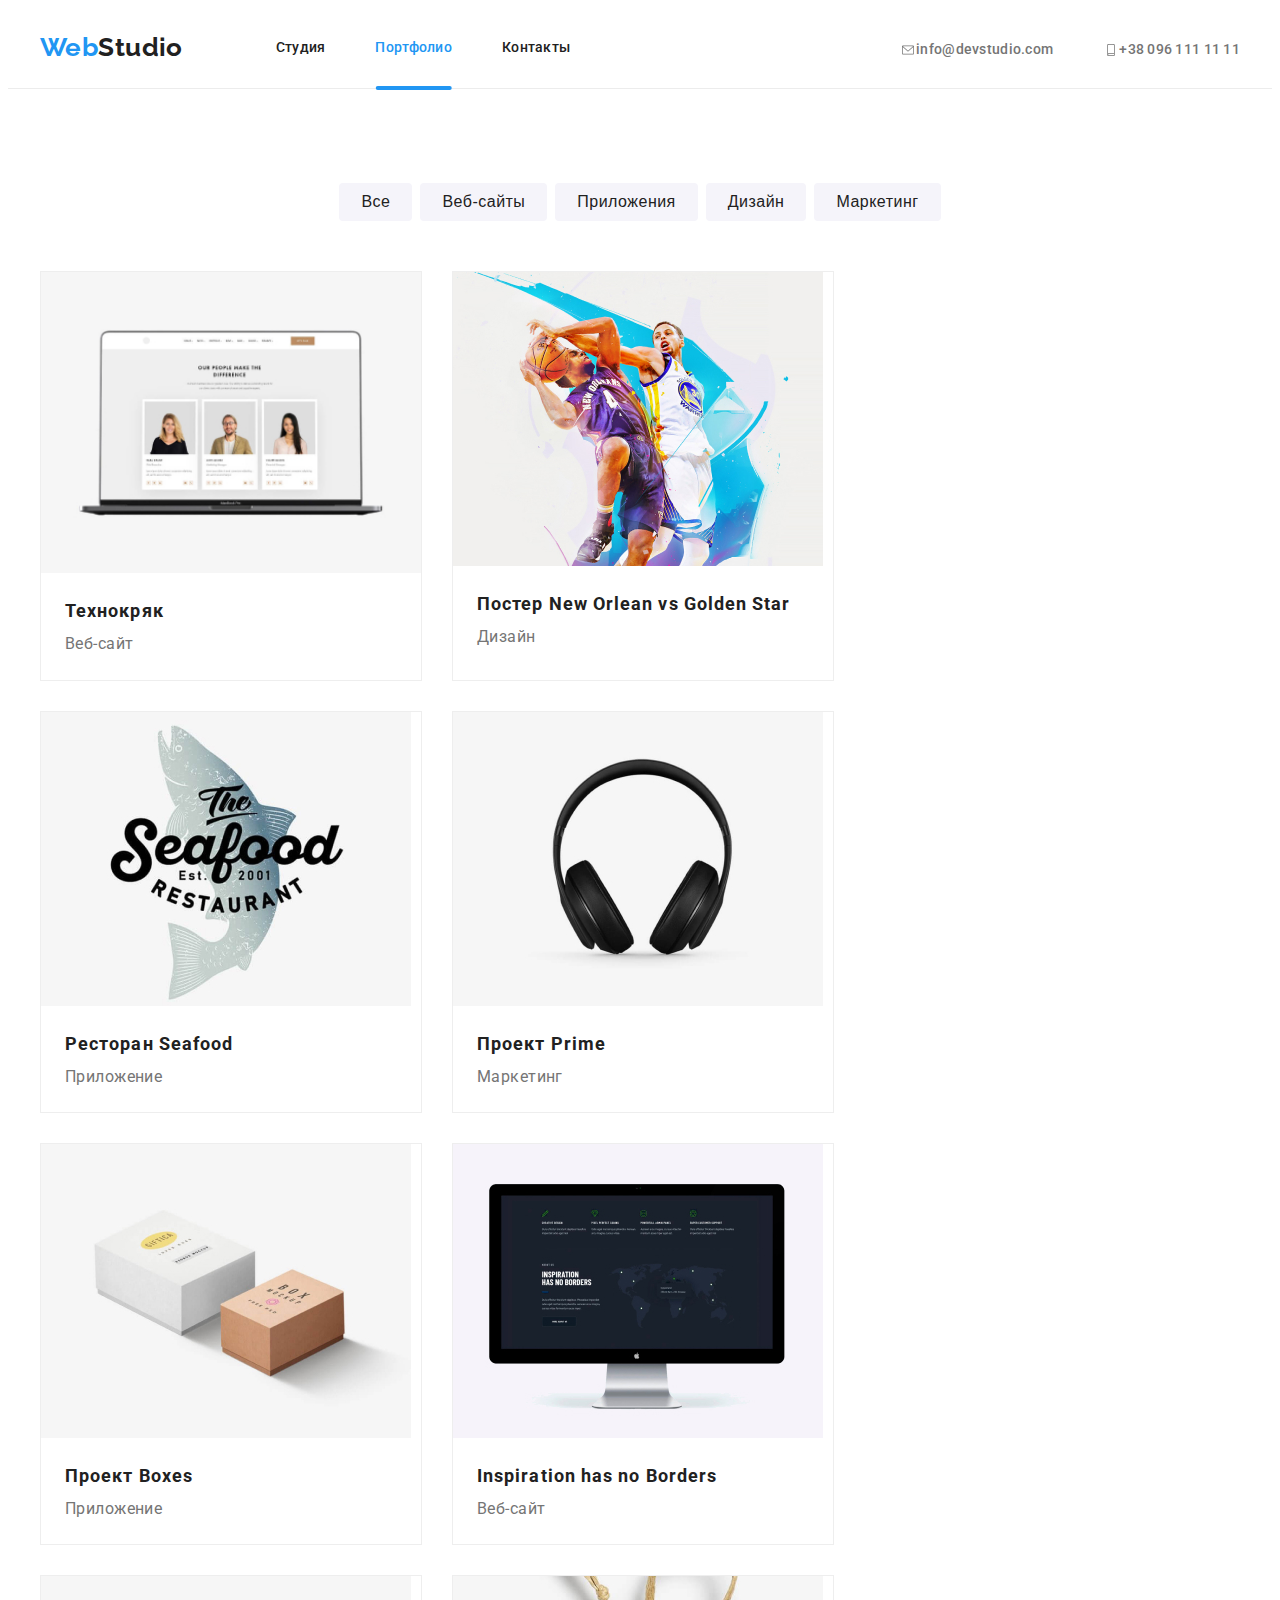
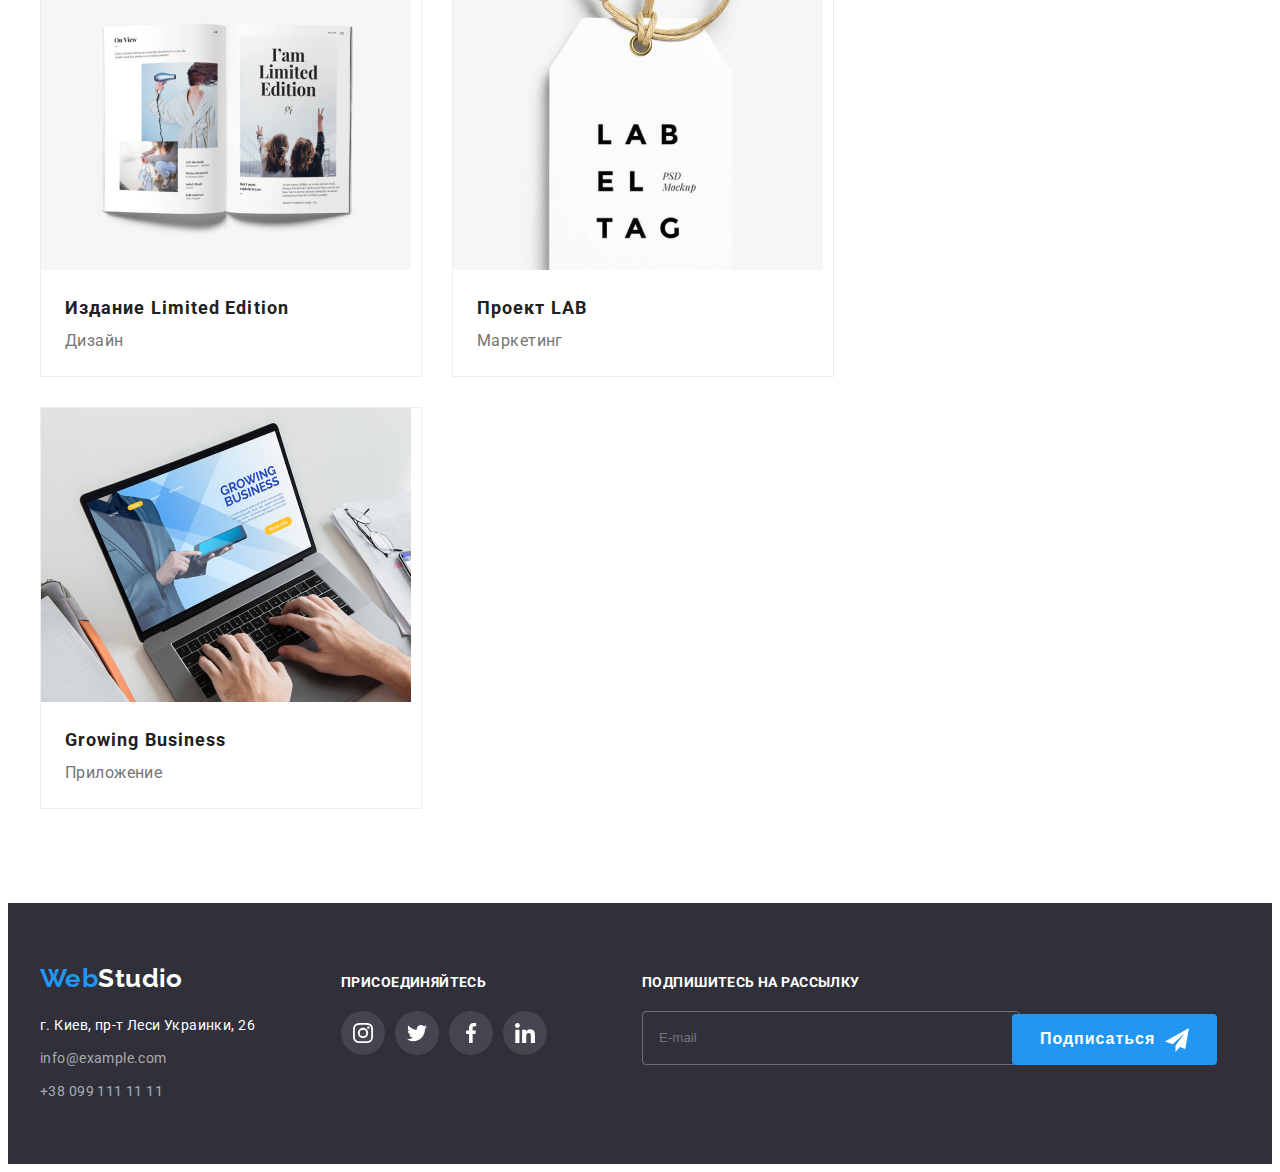
<file: portfolio.html>
<!DOCTYPE html>
<html lang="ru">

<head>
  <meta charset="UTF-8" />
  <meta http-equiv="X-UA-Compatible" content="IE=edge" />
  <meta name="viewport" content="width=device-width, initial-scale=1.0" />
  <title>Portfolio</title>
  <link rel="preconnect" href="https://fonts.googleapis.com" />
  <link rel="preconnect" href="https://fonts.gstatic.com" crossorigin />
  <link href="https://fonts.googleapis.com/css2?family=Raleway:wght@700&family=Roboto:wght@400;500;700;900&display=swap"
    rel="stylesheet" />
  <!-- !Нормализатор! -->
  <!-- Нормализация стилей это попытка решить данную проблему путём подключения ещё одного файла стилей, в котором исправлены все возможные расхождения между таблицами стилей браузеров. То есть это техника улучшения кроссбраузерности веб-страницы - одинакового отображения и работы сайта в различных браузерах. -->
  <link rel="stylesheet" href="https://cdnjs.cloudflare.com/ajax/libs/modern-normalize/1.1.0/modern-normalize.min.css"
    integrity="sha512-wpPYUAdjBVSE4KJnH1VR1HeZfpl1ub8YT/NKx4PuQ5NmX2tKuGu6U/JRp5y+Y8XG2tV+wKQpNHVUX03MfMFn9Q=="
    crossorigin="anonymous" referrerpolicy="no-referrer" />
  <!-- SCSS -->
  <link rel="stylesheet" href="./css/main.min.css" />
  <!-- Файл стилей -->
  <!-- <link rel="stylesheet" href="./css/styles.css" /> -->
</head>

<body class="page">

  <header class="page-header">
    <div class="main-nav container">
      <nav class="nav">
        <a href="./index.html" class="logo"><span class="accent">Web</span>Studio</a>

        <ul class="site-nav">
          <li class="site-nav__item">
            <a href="./index.html" class="site-nav__link">Студия</a>
          </li>
          <li class="site-nav__item">
            <a href="./portfolio.html" class="site-nav__link current">Портфолио</a>
          </li>
          <li class="site-nav__item">
            <a href="" class="site-nav__link">Контакты</a>
          </li>
        </ul>

        <button class="menu-toggle js-open-menu" type="button" aria-expanded="false" aria-controls="mobile-menu">
          <svg width="40" height="40" aria-label="Переключатель мобильного меню">
            <use class="icon-menu" href="./images/icons.svg/sprite.svg#icon-Burger"></use>
          </svg>
        </button>

      </nav>

      <ul class="contacts list">
        <li class="contacts__item">
          <a href="mailto:info@devstudio.com" class="contacts__link link">
            <svg class="contacts__icon" width="16" height="12">
              <use href="./images/icons.svg/sprite.svg#icon-mail"></use>
            </svg>info@devstudio.com</a>
        </li>

        <li class="contacts__item">
          <a href="tel:+380961111111" class="contacts__link link">
            <svg class="contacts__icon" width="16" height="12">
              <use href="./images/icons.svg/sprite.svg#icon-smartphone"></use>
            </svg>+38 096 111 11 11</a>
        </li>
      </ul>
    </div>
  </header>

  <main>
    <section class="section">
      <div class="container services">
        <!-- Заголовок для семантики -->
        <h1 class="visually-hidden">Примеры работ</h1>

        <ul class="filter-list">
          <li class="filter-list__item">
            <button class="filter-list__button" type="button">Все</button>
          </li>
          <li class="filter-list__item">
            <button class="filter-list__button" type="button">Веб-сайты</button>
          </li>
          <li class="filter-list__item">
            <button class="filter-list__button" type="button">Приложения</button>
          </li>
          <li class="filter-list__item">
            <button class="filter-list__button" type="button">Дизайн</button>
          </li>
          <li class="filter-list__item">
            <button class="filter-list__button" type="button">Маркетинг</button>
          </li>
        </ul>

        <ul class="services-list">
          <li class="services-list__item">
            <a href="" class="link">
              <div class="products">
                <p class="products-text">Ресурс предлагает комплексные предложения с разным уровнем функционала и
                  сервисов. Все это позволит посетителю получить исчерпывающие сведения о компании или частном лице.</p>
                <!-- <img src="./images/img.jpg" alt="На экране ноутбука фото дизайнеров" width="370" /> -->
                <img
                  srcset="./images/laptop370.jpg 370w, ./images/laptop354.jpg 354w, ./images/laptop450.jpg 450w, ./images/laptop370@2x.jpg 740w, ./images/laptop354@2x.jpg 708w, ./images/laptop450@2x.jpg 900w"
                  sizes="(min-width: 1200px) 370px, (min-width: 768px) 354px, (max-width: 480px) 450px"
                  src="./images/laptop.jpg" alt="На экране ноутбука фото дизайнеров" width="450" />
              </div>
              <div class="text-block">
                <h2 class="title">Технокряк</h2>
                <p class="text">Веб-сайт</p>
              </div>
            </a>
          </li>

          <li class="services-list__item">
            <a href="" class="link">
              <div class="products">
                <p class="products-text">Ресурс предлагает комплексные предложения с разным уровнем функционала и
                  сервисов. Все это позволит посетителю получить исчерпывающие сведения о компании или частном лице.</p>
                <!-- <img src="./images/img-1.jpg" alt="Баскетболисты" width="370" /> -->
                <!-- <img
                  srcset="./images/basketball.jpg 370w, ./images/basketball.jpg 354w, ./images/basketball.jpg 450w, ./images/basketball@2x.jpg 740w, ./images/basketball@2x.jpg 708w, ./images/basketball@2x.jpg 900w"
                  sizes="(min-width: 1200px) 370px, (min-width: 768px) 354px, (max-width: 480px) 450px"
                  src="./images/basketball.jpg" alt="Баскетболисты" width="450" /> -->
                <img
                  srcset="./images/basketball370.jpg 370w, ./images/basketball354.jpg 354w, ./images/basketball450@2x.jpg 450w, ./images/basketball370@2x.jpg 740w, ./images/basketball354@2x.jpg 708w, ./images/basketball450@2x.jpg 900w"
                  sizes="(min-width: 1200px) 370px, (min-width: 768px) 354px, (max-width: 480px) 450px"
                  src="./images/basketball.jpg" alt="На экране ноутбука фото дизайнеров" />
              </div>
              <div class="text-block">
                <h2 class="title">Постер New Orlean vs Golden Star</h2>
                <p class="text">Дизайн</p>
              </div>
            </a>
          </li>

          <li class="services-list__item">
            <a href="" class="link">
              <div class="products">
                <p class="products-text">Ресурс предлагает комплексные предложения с разным уровнем функционала и
                  сервисов. Все это позволит посетителю получить исчерпывающие сведения о компании или частном лице.</p>
                <!-- <img src="./images/img-2.jpg" alt="Логотип ресторан" width="370" /> -->
                <img
                  srcset=" ./images/fish370.jpg 370w, ./images/fish354.jpg 354w, ./images/fish450.jpg 450w, ./images/fish370@2x.jpg 740w, ./images/fish354@2x.jpg 708w, ./images/fish450@2x.jpg 900w"
                  sizes="(min-width: 1200px) 370px, (min-width: 768px) 354px, (max-width: 480px) 450px"
                  src="./images/fish.jpg" alt="Логотип ресторан с рыбой" />
              </div>
              <div class="text-block">
                <h2 class="title">Ресторан Seafood</h2>
                <p class="text">Приложение</p>
              </div>
            </a>
          </li>

          <li class="services-list__item">
            <a href="" class="link">
              <div class="products">
                <p class="products-text">Ресурс предлагает комплексные предложения с разным уровнем функционала и
                  сервисов. Все это позволит посетителю получить исчерпывающие сведения о компании или частном лице.</p>
                <!-- <img src="./images/img-3.jpg" alt="Наушники" width="370" /> -->
                <img
                  srcset="./images/headset370.jpg 370w, ./images/headset354.jpg 354w, ./images/headset450.jpg 450w, ./images/headset370@2x.jpg 740w, ./images/headset354@2x.jpg 708w, ./images/headset450@2x.jpg 900w"
                  sizes="(min-width: 1200px) 370px, (min-width: 768px) 354px, (max-width: 480px) 450px"
                  src="./images/headset.jpg" alt="Наушники" />
              </div>
              <div class="text-block">
                <h2 class="title">Проект Prime</h2>
                <p class="text">Маркетинг</p>
              </div>
            </a>
          </li>

          <li class="services-list__item">
            <a href="" class="link">
              <div class="products">
                <p class="products-text">Ресурс предлагает комплексные предложения с разным уровнем функционала и
                  сервисов. Все это позволит посетителю получить исчерпывающие сведения о компании или частном лице.</p>
                <!-- <img src="./images/img-4.jpg" alt="Коробки" width="370" /> -->
                <img
                  srcset=" ./images/box370.jpg 370w, ./images/box354.jpg 354w, ./images/box450.jpg 450w, /images/box370@2x.jpg 740w, ./images/box354@2x.jpg 708w, ./images/box450@2x.jpg 900w"
                  sizes="(min-width: 1200px) 370px, (min-width: 768px) 354px, (max-width: 480px) 450px"
                  src="./images/box450.jpg" alt="Коробки" />
              </div>
              <div class="text-block">
                <h2 class="title">Проект Boxes</h2>
                <p class="text">Приложение</p>
              </div>
            </a>
          </li>

          <li class="services-list__item">
            <a href="" class="link">
              <div class="products">
                <p class="products-text">Ресурс предлагает комплексные предложения с разным уровнем функционала и
                  сервисов. Все это позволит посетителю получить исчерпывающие сведения о компании или частном лице.</p>
                <!-- <img src="./images/img-5.jpg" alt="Пример Веб-сайта" width="370" /> -->
                <img
                  srcset=" ./images/mac370.jpg 370w, ./images/mac354.jpg 354w, ./images/mac450.jpg 450w, /images/mac370@2x.jpg 740w, ./images/mac354@2x.jpg 708w, ./images/mac450@2x.jpg 900w"
                  sizes="(min-width: 1200px) 370px, (min-width: 768px) 354px, (max-width: 480px) 450px"
                  src="./images/mac450.jpg" alt="Пример Веб-сайта" />

              </div>
              <div class="text-block">
                <h2 class="title">Inspiration has no Borders</h2>
                <p class="text">Веб-сайт</p>
              </div>
            </a>
          </li>

          <li class="services-list__item">
            <a href="" class="link">
              <div class="products">
                <p class="products-text">Ресурс предлагает комплексные предложения с разным уровнем функционала и
                  сервисов. Все это позволит посетителю получить исчерпывающие сведения о компании или частном лице.</p>

                <!-- <img src="./images/img-6.jpg" alt="Открытая книга" width="370" /> -->
                <img
                  srcset=" ./images/book370.jpg 370w, ./images/book354.jpg 354w, ./images/book450.jpg 450w, /images/book370@2x.jpg 740w, ./images/book354@2x.jpg 708w, ./images/book450@2x.jpg 900w"
                  sizes="(min-width: 1200px) 370px, (min-width: 768px) 354px, (max-width: 480px) 450px"
                  src="./images/book.jpg" alt="Открытая книга" />
              </div>
              <div class="text-block">
                <h2 class="title">Издание Limited Edition</h2>
                <p class="text">Дизайн</p>
              </div>
            </a>
          </li>

          <li class="services-list__item">
            <a href="" class="link">
              <div class="products">
                <p class="products-text">Ресурс предлагает комплексные предложения с разным уровнем функционала и
                  сервисов. Все это позволит посетителю получить исчерпывающие сведения о компании или частном лице.</p>
                <!-- <img src="./images/img-7.jpg" alt="Изображение бирки" width="370" /> -->
                <img
                  srcset=" ./images/label370.jpg 370w, ./images/label354.jpg 354w, ./images/label450.jpg 450w, /images/label370@2x.jpg 740w, ./images/label354@2x.jpg 708w, ./images/label450@2x.jpg 900w"
                  sizes="(min-width: 1200px) 370px, (min-width: 768px) 354px, (max-width: 480px) 450px"
                  src="./images/label.jpg" alt="Изображение бирки" />
              </div>
              <div class="text-block">
                <h2 class="title">Проект LAB</h2>
                <p class="text">Маркетинг</p>
              </div>
            </a>
          </li>

          <li class="services-list__item">
            <a href="" class="link">
              <div class="products">
                <p class="products-text">Ресурс предлагает комплексные предложения с разным уровнем функционала и
                  сервисов. Все это позволит посетителю получить исчерпывающие сведения о компании или частном лице.</p>
                <!-- <img src="./images/img-8.jpg" alt="За ноутбуком работает человек" width="370" /> -->
                <img
                  srcset=" ./images/work370.jpg 370w, ./images/work354.jpg 354w, ./images/work450.jpg 450w, /images/work370@2x.jpg 740w, ./images/work354@2x.jpg 708w, ./images/work450@2x.jpg 900w"
                  sizes="(min-width: 1200px) 370px, (min-width: 768px) 354px, (max-width: 480px) 450px"
                  src="./images/work.jpg" alt="За ноутбуком работает человек" />

              </div>
              <div class="text-block">
                <h2 class="title">Growing Business</h2>
                <p class="text">Приложение</p>
              </div>
            </a>
          </li>
        </ul>
      </div>
    </section>
  </main>

  <footer class="footer">
    <div class="container">

      <div class="flex">
        <div class="footer-item">

          <a href="./index.html" class="footer-logo link"><span class="accent">Web</span>Studio</a>
          <address>
            <ul class="address-list">
              <li class="address-list__item">
                <a href="https://goo.gl/maps/2jLUbfk7e9V8cH5K9"
                  class="address-list__link address-list__link--white link" target="_blank" rel="noreferrer noopener">г.
                  Киев, пр-т Леси Украинки,
                  26</a>
              </li>

              <li class="address-list__item">
                <a href="mailto:info@example.com" class="address-list__link link">info@example.com</a>
              </li>

              <li class="address-list__item">
                <a href="tel:+380991111111" class="address-list__link link">+38 099 111 11 11</a>
              </li>
            </ul>
          </address>
        </div>

        <div class="footer-item">
          <h2 class="footer__title">Присоединяйтесь</h2>
          <ul class="soc-list">
            <li class="soc-item">
              <a class="soc-item__link" href=""><svg class="soc-item__icon soc-item__icon--white" width="20"
                  height="20">
                  <use href="./images/icons.svg/sprite.svg#icon-instagram"></use>
                </svg></a>
            </li>
            <li class="soc-item">
              <a class="soc-item__link" href=""><svg class="soc-item__icon soc-item__icon--white" width="20"
                  height="20">
                  <use href="./images/icons.svg/sprite.svg#icon-twitter"></use>
                </svg></a>
            </li>
            <li class="soc-item">
              <a class="soc-item__link" href=""><svg class="soc-item__icon soc-item__icon--white" width="20"
                  height="20">
                  <use href="./images/icons.svg/sprite.svg#icon-facebook"></use>
                </svg></a>
            </li>
            <li class="soc-item">
              <a class="soc-item__link" href=""><svg class="soc-item__icon soc-item__icon--white" width="20"
                  height="20">
                  <use href="./images/icons.svg/sprite.svg#icon-linkedin"></use>
                </svg></a>
            </li>
          </ul>

        </div>
      </div>

      <form class="form-follower">

        <label class="form-follower__label">
          <span class="footer__title">Подпишитесь на рассылку</span>
          <input class="email" type="email" name="email" placeholder="E-mail" />
        </label>



        <button class="form-follower__button" type="submit">Подписаться<svg class="form-follower__icon" width="24"
            height="24">
            <use href="./images/icons.svg/sprite.svg#icon-icon-send-1"></use>
          </svg>
        </button>

      </form>

    </div>
  </footer>
</body>

</html>
</file>
<file: css/styles.css>
/* Cиний цвет (background: #2196F3; */
/* Цвет заголовков и навигации: #212121; */
/* Вторичный цвет текста (серый) background: #757575 */
/* цвет кнопок и фона в секции #F5F4FA */
/* Вторичный цвет фона и footera #2F303A */
/* цвет в адресе имейл, телефон color: rgba(255, 255, 255, 0.6); */
/* Белый #FFFFFF */

/* CSS переменные */
/* :root { */
/* Основной акцент*/
/* --main-accent-color: #2196f3; */
/* Вторичный акцент*/
/* --secendary-accent-color: #188CE8; */
/* Цвет заголовков и навигации*/
/* --secendary-text-color: #212121; */
/* Вторичный цвет текста (серый)*/
/* --primary-text-color: #757575; */
/* Цвет кнопок и фона в секции*/
/* --section-icon-bg-color: #f5f4fa; */
/* Вторичный цвет фона и footera*/
/* --hero-footer-bg-color: #2f303a; */
/* Белый фоновый цвет */
/* --white-main-color: #ffffff; */
/* --transition: background-color 250ms cubic-bezier(0.4, 0, 0.2, 1), color 250ms cubic-bezier(0.4, 0, 0.2, 1), box-shadow 250ms cubic-bezier(0.4, 0, 0.2, 1);
} */

/* Устанавливает тип блочной модели элемента - формулу расчёта его размеров. */

/* Можно не указывать задан в нормализаторе  */
/* html {
  box-sizing: border-box;
} */

/* *,
*::before,
*::after {
  box-sizing: border-box;
} */

/* General  */
/* .page {
  font-family: 'Roboto', sans-serif;
  font-size: 14px;
  letter-spacing: 0.03em;
  line-height: 1.71;
  background-color: var(--white-main-color);
  color: var(--primary-text-color);
}

.container {
  margin-left: auto;
  margin-right: auto;
  width: 1200px;
  padding-left: 15px;
  padding-right: 15px;
} */

/* Избавится от этого класса дает только цвет */

.title {
  color: var(--secendary-text-color);
}

/* Стили для сброса элемента  */
/* h1,
h2,
ul,
p {
  margin: 0;
  padding: 0;
}

ul {
  list-style-type: none;
}

img {
  display: block;
}

a {
  color: inherit;
  text-decoration: none;
} */

/* /* Для скрытых заголовков */
/* .visually-hidden {
  position: absolute;
  width: 1px;
  height: 1px;
  margin: -1px;
  border: 0;
  padding: 0;

  white-space: nowrap;
  clip-path: inset(100%);
  clip: rect(0 0 0 0);
  overflow: hidden;
} */



/* Логотип */
/* .accent {
  color: var(--main-accent-color);
}

.logo {
  font-family: Raleway, sans-serif;
  font-weight: 700;
  font-size: 26px;
  line-height: 1.2;
  color: var(--secendary-text-color);
} */

/* Page-header */

/* .page-header {
  border-bottom: 1px solid #ececec;
  background-color: var(--white-main-color);
  width: 100%;
  top: 0;
  left: 0;
  min-height: 77px;
} */

/* Навигация(Кнопки) */

/* .main-nav {
  display: flex;
  align-items: center;
}

.nav {
  display: flex;
  align-items: center;
}

.site-nav {
  display: flex;
  margin-left: 93px;
}

.site-nav__item {
  position: relative;
}

.site-nav__item:not(:last-child) {
  margin-right: 50px;
}

.site-nav__link {
  display: block;
  font-weight: 500;
  line-height: 0.8;
  letter-spacing: 0.02em;

  padding-top: 32px;
  padding-bottom: 32px;

  color: var(--secendary-text-color);
  transition: var(--transition);
}

.site-nav .link:hover,
.site-nav .link:focus {
  color: var(--main-accent-color);

}

.site-nav .link.current {
  color: var(--main-accent-color);
}

.site-nav .link.current::after {
  content: '';
  background-color: var(--main-accent-color);
  position: absolute;
  width: 100%;
  height: 4px;
  bottom: -2px;
  left: 50%;
  transform: translate(-50%);
  border-radius: 2px;
} */

/* nav-contact */
/* .contacts__icon {
  fill: currentColor
}

.contacts {
  display: flex;
  margin-left: auto;
}

.contacts__item+.contacts__item {
  margin-left: 50px;
}

.contacts__link {
  display: flex;
  align-items: center;
  font-weight: 500;
  line-height: 1.14;
  letter-spacing: 0.02em;
  color: var(--primary-text-color);
  transition: var(--transition);
} */

/* ------------------------------------------------------------- */
/* Overlay */
.hero {
  padding-top: 200px;
  padding-bottom: 200px;
  background-image: linear-gradient(to right, rgba(47, 48, 58, 0.4), rgba(47, 48, 58, 0.4)),
    url(../images/Header.jpg);
  background-color: var(--hero-footer-bg-color);
  box-shadow: 0px 4px 4px rgba(0, 0, 0, 0.25), 0px 4px 4px rgba(0, 0, 0, 0.25);
  background-size: cover;
  background-repeat: no-repeat;
  /* background-position: center; */

  height: 600px;
  max-width: 1600px;

  margin: 0 auto;
  text-align: center;
}

.hero__title {
  max-width: 696px;
  margin-right: auto;
  margin-left: auto;

  margin-top: 0;
  margin-bottom: 30px;

  font-weight: 900;
  font-size: 44px;
  line-height: 1.4;

  letter-spacing: 0.06em;
  text-transform: uppercase;

  color: var(--secendary-text-color);
  color: var(--white-main-color);
}

/* Button */
.button {
  cursor: pointer;
  border-style: none;
}

/* Button "Заказасть услугу" */
.button.order {
  display: inline-block;
  padding: 10px 32px;
  min-width: 200px;

  font-weight: 700;
  font-size: 16px;
  line-height: 1.9;
  letter-spacing: 0.06em;

  color: var(--white-main-color);
  background-color: var(--main-accent-color);
  box-shadow: 0px 4px 4px rgba(0, 0, 0, 0.15);
  border-radius: 4px;

  transition-property: background-color;
  transition-duration: 250ms;
  transition-timing-function: cubic-bezier(0.4, 0, 0.2, 1);
}

.button:hover,
.button:focus {
  background: var(--secendary-accent-color);
  box-shadow: 0px 4px 4px rgba(0, 0, 0, 0.15);
  border-radius: 4px;
}

/* ----------------------------------------------------------------------- */
/* Section */

.section {
  padding-top: 94px;
  padding-bottom: 94px;
}

.section.no-padding {
  padding-top: 0;
}

.section__title {
  font-size: 36px;
  line-height: 1.2;
  text-align: center;

  margin-bottom: 50px;

  color: var(--secendary-text-color);
}

/* features (Список Преимуществ) */
.features-list {
  display: flex;
}


.features-list__item {
  /* calc ((100% - кол-во марджинов в строке) / количество элементов в строке); */
  width: calc((100% - 90px) / 4);
  margin-right: 30px;
}

.features-list__item:last-child {
  margin-right: 0px;
}

/* .features-list .list::before {
  display: block;
  content: '';
  height: 120px;

  margin-bottom: 30px;

  background-size: 70px;
  background-repeat: no-repeat;
  background-position: center;
  background-color: var(--section-bt-color);
} */

/* benefits icons  */
/* .icon-details::before {
  background-image: url('../images/icons.svg/antenna.svg');
}

.icon-punctuality::before {
  background-image: url('../images/icons.svg/clock.svg');
}
.icon-planning::before {
  background-image: url('../images/icons.svg/diagram.svg');
}
.icon-technology::before {
  background-image: url('../images/icons.svg/astronaut.svg');
} */

.features-list__title {
  margin-top: 0;
  margin-bottom: 10px;
  font-size: 14px;
  line-height: 1.1;
  text-transform: uppercase;
}

.features-list__link {
  display: flex;
  align-items: center;
  justify-content: center;
  width: 270px;
  height: 120px;
  background: var(--section-icon-bg-color);
  border-radius: 4px;
  margin-bottom: 30px;
}

/* .icon-details .link:hover,
.icon-details .link:focus
 {background: var();} */

.features-list__icon {
  fill: currentColor;
}

/* Чем мы занимаемся */
.work-list {
  display: flex;
}


.work-list__item {
  display: flex;
  align-items: flex-end;
  position: relative;
  margin-right: 30px;
}

.work-list__item:last-child {
  margin-right: 0px;
}

.work-label {
  padding: 27px;
  position: absolute;
  width: 370px;
  background: rgba(47, 48, 58, 0.8);
  text-align: center;
}


.work-label__text {
  font-weight: 700;
  text-transform: uppercase;

  color: var(--white-main-color);
}

/* Team (Наша команда) */
/* модификатор */
.section.bg {
  background-color: var(--section-icon-bg-color);
}

.team-list {
  display: flex;
  margin-bottom: 0px;
}

.team-list__item {
  margin-right: 30px;

  background-color: var(--white-main-color);

  box-shadow: 0px 1px 3px rgba(0, 0, 0, 0.12), 0px 1px 1px rgba(0, 0, 0, 0.14),
    0px 2px 1px rgba(0, 0, 0, 0.2);
  border-radius: 0px 0px 4px 4px;
}

.team-list__title {
  margin-top: 0;
  margin-bottom: 10px;

  font-weight: 500;
  font-size: 16px;
  text-align: center;

  color: var(--secendary-text-color);
}

.team-list__text {
  margin-bottom: 16px;
  font-size: 16px;
  line-height: 1.19;
  text-align: center;
}

/* Клиенты */

.client-title {
  display: flex;
  justify-content: center;
}

.client-item {
  width: 170px;
  height: 92px;
}

.client-item:not(:last-child) {
  margin-right: 30px;
}

.client-item__link {
  border: 1px solid #AFB1B8;
  border-radius: 4px;
  color: #AFB1B8;
  width: 100%;
  height: 100%;
  display: flex;
  fill: currentColor;
  justify-content: center;
  align-items: center;
  transition: var(--transition);
}

.client-item__link:hover,
.client-item__link:focus {
  color: var(--main-accent-color);
  border-color: var(--main-accent-color);
}

.container-text {
  padding-top: 30px;
  padding-bottom: 30px;
  padding-left: 10px;
  padding-right: 10px;
}

/* _______________________________________________________________________ */
/* Portfolio */

.filter-list {
  display: flex;
  justify-content: center;
  margin-bottom: 50px;
}

.filter-list .button {
  padding: 6px 22px;

  font-weight: 500;
  font-size: 16px;
  line-height: 1.6;
  letter-spacing: 0.03em;

  color: var(--secendary-text-color);
  background-color: var(--section-icon-bg-color);

  border-radius: 4px;

  transition: var(--transition);
}

/* Кнопки Портфолио */
.filter-list .button:hover,
.filter-list .button:focus {
  box-shadow: 0px 3px 1px rgba(0, 0, 0, 0.1), 0px 1px 2px rgba(0, 0, 0, 0.08),
    0px 2px 2px rgba(0, 0, 0, 0.12);
  background-color: var(--main-accent-color);
  color: #fff
}

.filter-list__item:not(:last-child) {
  margin-right: 8px;
}



.services-list {
  /* Создаёт flex-контейнер, блочный или строчно-блочный, в зависимости от заданного значения, и устанавливает flex-контекст для всех детей (не потомков) контейнера, превращая их во flex-элементы. */
  display: flex;
  /* Flexbox это система расположения элементов в одном определённом направлении - горизонтально или вертикально. Свойство flex-direction устанавливает направление главной оси, определяя направление элементов в контейнере. */
  flex-wrap: wrap;
}

.services-list .list {
  width: 370px;
  border: 1px solid #eeeeee;

  margin-right: 30px;
  margin-bottom: 30px;
  transition: var(--transition);
}

.services-list .list:hover .products-text {
  transform: translateY(0);
  opacity: 1;
}

.services-list .list:hover .products::before {
  transform: translateY(0);
  /* background: #757575; */
  opacity: 1;
}

/* Overlay products */

.products {
  position: relative;
  overflow: hidden;

}

.products::before {
  display: inline-block;
  content: '';
  width: 100%;
  height: 100%;
  background-color: rgba(33, 150, 243, 0.9);
  position: absolute;

  transform: translateY(100%);

  transition: opacity 250ms cubic-bezier(0.4, 0, 0.2, 1), transform 250ms cubic-bezier(0.4, 0, 0.2, 1);
  opacity: 0;
}

.products-text {
  font-size: 18px;
  line-height: 1.55;
  color: var(--white-main-color);
  position: absolute;
  padding: 63px 24px;
  opacity: 0;
  transform: translateY(100%);
  transition: opacity 1000ms cubic-bezier(0.4, 0, 0.2, 1);
}

.services-list .list:hover {
  box-shadow: 0px 1px 1px rgba(0, 0, 0, 0.12), 0px 4px 4px rgba(0, 0, 0, 0.06),
    1px 4px 6px rgba(0, 0, 0, 0.16);
}

.services-list .list:nth-child(3n) {
  margin-right: 0;
}

.services-list .list:nth-last-child(-n + 3) {
  margin-bottom: 0;
}

.services-list .title {
  font-size: 18px;
  line-height: 2;
  letter-spacing: 0.06em;
}

.services-list .text {
  color: var(--primary-text-color);
  font-size: 16px;
  line-height: 1.88;
}

.text-block {
  padding: 20px 24px;
}

/* footer */
/* .footer {
  background-color: var(--hero-footer-bg-color);
  padding-top: 60px;
  padding-bottom: 60px;
}

.Footer-logo {
  font-family: Raleway, sans-serif;
  font-weight: 700;
  font-size: 26px;
  line-height: 1.2;
  color: var(--white-main-color);
  margin-bottom: 20px;
  display: inline-block;
}

.address-list__item:not(:last-child) {
  margin-bottom: 9px;
}

.address-list__link {
  display: inline-block;
  font-style: normal;
  color: rgba(255, 255, 255, 0.6);
  padding: 0;
  transition: var(--transition);
}

.address-list__link--white {
  color: var(--white-main-color)
} */

/* _____________________________________________________________________________ */
/* .soc-list {
  display: flex;
  justify-content: center;
  align-items: center;
}

.soc-item:not(:last-child) {
  margin-right: 10px;
}

.soc-item__link {
  width: 44px;
  height: 44px;
  display: flex;
  justify-content: center;
  align-items: center;
  border-radius: 50% 50%;
  transition: var(--transition);
}

.soc-item__link:hover,
.soc-item__link:focus {
  color: var(--white-main-color);
  background-color: var(--main-accent-color);
} */

/* .footer .container {
  display: flex;
  align-items: baseline;
}

.footer-item {
  margin-right: 70px;
}

.footer-item .soc-item {
  border-radius: 50%;
  color: var(--white-main-color);
  background-color: rgba(255, 255, 255, 0.1);
}

.footer-title {
  font-size: 14px;
  line-height: 16px;
  text-transform: uppercase;
  color: var(--white-main-color);
  margin-bottom: 20px;
} */

/* backdrop */

/* .backdrop {
  position: fixed;
  top: 0;
  left: 0;
  width: 100%;
  height: 100%;
  background-color: rgba(0, 0, 0, 0.2);
  opacity: 1;
  transition: opacity 250ms cubic-bezier(0.4, 0, 0.2, 1);
}

.backdrop.is-hidden {
  opacity: 0;
  pointer-events: none;
}

.backdrop.is-hidden .modal {
  transform: translate(-50%, -50%) scale(0) rotateZ(1turn);
}

.modal {
  position: absolute;
  top: 50%;
  left: 50%;
  width: 528px;
  min-height: 581px;
  padding: 40px;
  background-color: var(--white-main-color);
  box-shadow: 0px 1px 3px rgba(0, 0, 0, 0.12), 0px 1px 1px rgba(0, 0, 0, 0.14), 0px 2px 1px rgba(0, 0, 0, 0.2);
  border-radius: 4px;
  transform: translate(-50%, -50%) scale(1);
  transition: transform 250ms;
}

.modal__bt-close {
  display: flex;
  align-items: center;
  justify-content: center;
  position: absolute;
  padding: 0;
  top: 17px;
  right: 17px;
  width: 30px;
  height: 30px;
  background-color: transparent;
  cursor: pointer;
  border: none;
  border-radius: 50% 50%;
  transition-duration: 250ms;
  transition-timing-function: linear;
}

.modal__bt-close:hover {
  transform: rotate(1turn);
  fill: var(--white-main-color);
  border: 1px var(--main-accent-color) solid;
  border-radius: 50% 50%;
  background-color: var(--main-accent-color);
} */

/* .Form-follower {
  display: flex;
  align-items: end;
  margin-left: auto;
}

.email {
  Width: 358px;
  height: 50px;
  border: 1px solid rgba(255, 255, 255, 0.3);
  border-radius: 4px;
  margin-right: 12px;
  padding-left: 16px;
  background-color: transparent;
  color: var(--white-main-color);
  outline: none;
  transition: var(--transition);
}

.email:hover,
.email:focus {
  border: 1px solid rgba(255, 255, 255, 0.7);
}

.Form-follower__button {
  width: 200px;
  height: 50px;
  font-weight: 700;
  font-size: 16px;
  line-height: 1.9;
  letter-spacing: 0.06em;
  color: var(--white-main-color);
  background-color: var(--main-accent-color);
  border-radius: 4px;
  display: flex;
  align-items: center;
  justify-content: center;
  transition: var(--transition);
}

.Form-follower__button:hover,
.Form-follower__button:focus {
  background-color: var(--secendary-accent-color);
  box-shadow: 0px 4px 4px rgb(0 0 0 / 15%);
}


.Form-follower__title {
  font-size: 14px;
  line-height: 16px;
  text-transform: uppercase;
  color: var(--white-main-color);
  margin-bottom: 20px;
}

.Form-follower__icon {
  fill: currentColor;
  margin-left: 10px;
} */

/* Форма модалки */
/* .form-modal__title {
  margin-top: 0px;
  margin-bottom: 12px;
  font-size: 20px;
  line-height: 23px;
  text-align: center;
  letter-spacing: 0.03em;
  color: var(--secendary-text-color);
}

.form-modal__label {
  font-size: 12px;
  line-height: 14px;
  letter-spacing: 0.01em;
  display: block;
  margin-bottom: 10px;
}

.form-modal__field {
  position: relative;
  display: block;
  margin-top: 4px;
}

.form-modal__input {
  font-size: 12px;
  line-height: 14px;
  letter-spacing: 0.01em;
  width: 448px;
  height: 40px;
  border: 1px solid rgba(33, 33, 33, 0.2);
  border-radius: 4px;
  padding: 12px 42px;
  outline: none;
} */

/* Изменение цвета лэйбла */
/* .form-modal__label:focus-within {
  color: var(--main-accent-color);
}

.form-modal__input:focus {
  border: 2px solid var(--main-accent-color);
}

.form-modal__icon {
  width: 16px;
  height: 16px;
  position: absolute;
  top: 50%;
  left: 10px;
  transform: translateY(-50%);
} */

/* Цвет иконок */
/* .form-modal__input:focus+.form-modal__icon {
  fill: var(--main-accent-color);
}

.form-modal__comment {
  font-size: 12px;
  line-height: 14px;
  letter-spacing: 0.01em;
  display: block;
  margin-bottom: 20px;
}

.form-modal__comment:focus-within {
  color: var(--secendary-accent-color);
}

.form-modal__textarea {
  resize: none;
  width: 100%;
  min-height: 120px;
  padding: 12px 16px;
  margin-top: 4px;
  font-size: 14px;
  letter-spacing: 0.01em;
  border: 1px solid rgba(33, 33, 33, 0.2);
  border-radius: 4px;
  outline: none;
}

.form-textarea:focus-within {
  border: 2px solid var(--main-accent-color);
}

.checkbox-label {
  display: flex;
  align-items: center;
  justify-content: center;
  margin-bottom: 30px;
}

.checkbox-label:hover .checkbox.icon {
  border: 2px solid var(--main-accent-color);
}

.checkbox-label__input {
  position: absolute;
  width: 1px;
  height: 1px;
  margin: -1px;
  border: 0;
  padding: 0;

  white-space: nowrap;
  clip-path: inset(100%);
  clip: rect(0 0 0 0);
  overflow: hidden;
}

.checkbox-label__input:checked+.checkbox-label__icon {
  background-color: var(--main-accent-color);
  border: 2px solid var(--main-accent-color);
  border-radius: 2px;
}

.checkbox-label__input:hover+.icon {
  border: 2px solid var(--main-accent-color);
}

.checkbox-label__icon {
  display: flex;
  justify-items: center;
  align-items: center;
  width: 16px;
  height: 15px;
  border: 2px solid var(--secendary-text-color);
  border-radius: 2px;
  margin-right: 8px;
}

.checkbox-label__link {
  color: var(--secendary-accent-color);
}

.form-modal__button {
  display: block;
  margin: 0 auto;

  width: 200px;
  height: 50px;
  font-weight: 700;
  font-size: 16px;
  line-height: 1.9;
  letter-spacing: 0.06em;
  color: var(--white-main-color);
  background-color: var(--main-accent-color);
  border-radius: 4px;
  transition: var(--transition);
}

.form-modal__button:hover,
.form-modal__button:focus {
  background: var(--secendary-accent-color);
  box-shadow: 0px 4px 4px rgba(0, 0, 0, 0.15);
} */
</file>
<file: css/main.min.css>
:root{--main-accent-color: #2196f3;--secendary-accent-color: #188CE8;--secendary-text-color: #212121;--primary-text-color: #757575;--section-icon-bg-color: #f5f4fa;--hero-footer-bg-color: #2f303a;--white-main-color: #ffffff;--transition: background-color 250ms cubic-bezier(0.4, 0, 0.2, 1), color 250ms cubic-bezier(0.4, 0, 0.2, 1), box-shadow 250ms cubic-bezier(0.4, 0, 0.2, 1)}.visually-hidden{position:absolute;width:1px;height:1px;margin:-1px;border:0;padding:0;white-space:nowrap;clip-path:inset(100%);clip:rect(0 0 0 0);overflow:hidden}.hero__button,.filter-list__button,.form-follower__button,.form-modal__button{cursor:pointer;border-style:none;display:inline-block;min-width:200px;font-weight:700;font-size:16px;line-height:1.9;letter-spacing:0.06em;color:var(--white-main-color);background-color:var(--main-accent-color);border-radius:4px;transition-property:background-color;transition-duration:250ms;transition-timing-function:cubic-bezier(0.4, 0, 0.2, 1)}.hero__button:hover,.filter-list__button:hover,.form-follower__button:hover,.form-modal__button:hover,.hero__button:focus,.filter-list__button:focus,.form-follower__button:focus,.form-modal__button:focus{background:var(--secendary-accent-color);box-shadow:0px 4px 4px rgba(0,0,0,0.15);border-radius:4px}h1,h2,ul,p{margin:0;padding:0}ul{list-style-type:none}img{max-width:100%;display:block;height:auto}a{color:inherit;text-decoration:none}.page{font-family:'Roboto', sans-serif;font-size:14px;letter-spacing:0.03em;line-height:1.71;background-color:var(--white-main-color);color:var(--primary-text-color)}.container{margin-left:auto;margin-right:auto;padding-left:15px;padding-right:15px}@media screen and (min-width: 480px){.container{width:480px}}@media screen and (min-width: 768px){.container{width:768px}}@media screen and (min-width: 1200px){.container{width:1200px}}.link:hover,.link:focus{color:var(--main-accent-color)}.section{padding-top:40px;padding-bottom:40px}@media screen and (min-width: 480px){.section{padding-top:60px;padding-bottom:60px}}@media screen and (min-width: 768px){.section{padding-top:60px;padding-bottom:60px}}@media screen and (min-width: 1200px){.section{padding-top:94px;padding-bottom:94px}}.section__title{text-align:center;color:var(--secendary-text-color);margin-bottom:20px}@media screen and (min-width: 480px){.section__title{font-size:28px;line-height:1.18;margin-bottom:30px}}@media screen and (min-width: 1200px){.section__title{font-size:36px;line-height:1.16;margin-bottom:50px}}.section.bg{background-color:#F5F4FA}.section.no-padding{padding-top:0}@media screen and (max-width: 1199px){.section.no-padding{display:none}}.menu{display:flex;padding:0;margin:0;list-style:none}@media (max-width: 767px){.menu{display:none}}.menu .link{padding:10px;color:inherit;text-decoration:none}.menu .link:hover,.menu .link:focus{text-decoration:underline}.menu-toggle{margin-left:auto;min-height:40px;min-width:40px;display:flex;align-items:center;justify-content:center;padding:0;background-color:transparent;cursor:pointer;border:none;border-radius:50%;outline:none}@media (min-width: 768px){.menu-toggle{display:none}}.menu-toggle:hover,.menu-toggle:focus{background-color:rgba(0,0,0,0.1)}.menu-container{position:fixed;top:0;left:0;display:flex;flex-direction:column;width:100vw;height:100vh;padding:48px 40px;background-color:#FFFFFF;z-index:999;box-shadow:0px 4px 8px rgba(0,0,0,0.04),0px 2px 4px rgba(0,0,0,0.08),0px 1px 3px rgba(0,0,0,0.16);transform:translateY(-100%);transition:transform 250ms ease-in-out}.menu-container.is-open{transform:translateX(0)}.menu-container .menu-toggle{position:absolute;top:10px;right:15px;color:#fff}.mobile-menu{padding:0;margin:0;list-style:none}.menu-container__link{padding:10px;text-decoration:none;font-weight:500;font-size:40px;line-height:47px;letter-spacing:0.02em;color:#212121}.menu-container__link:hover,.menu-container__link:focus{color:var(--secendary-accent-color)}.menu-container__nav{margin-bottom:auto}.menu-container__item:not(:last-child){margin-bottom:32px}.menu-container__contacts{margin-bottom:30px}.contacts-item__link.mail{display:block;font-weight:500;font-size:34px;line-height:40px;letter-spacing:0.02em;color:#2196F3;margin-bottom:32px}.contacts-item__link.tel{display:block;font-family:'Roboto';font-style:normal;font-weight:500;font-size:24px;line-height:28px;letter-spacing:0.02em;color:#757575;margin-bottom:64px}.menu-container__social{display:flex;flex-wrap:wrap}.mob-social__item{font-family:'Roboto';font-style:normal;font-weight:500;font-size:18px;line-height:1.22;letter-spacing:0.02em;color:#2196F3}.mob-social__item:not(:last-child){padding-right:10px;margin-right:10px;border-right:1px solid rgba(33,33,33,0.2)}.flex-shrink{flex-shrink:0}.hero__button{padding:10px 32px}.filter-list{display:flex;justify-content:flex-start;margin-bottom:40px;flex-wrap:wrap}@media screen and (min-width: 768px){.filter-list{justify-content:center}}@media screen and (min-width: 1200px){.filter-list{margin-bottom:50px}}.filter-list__button{min-width:73px;padding:6px 22px;font-weight:500;font-size:16px;line-height:1.6;letter-spacing:0.03em;color:var(--secendary-text-color);background-color:var(--section-icon-bg-color)}.filter-list__button:hover,.filter-list__button:focus{box-shadow:0px 3px 1px rgba(0,0,0,0.1),0px 1px 2px rgba(0,0,0,0.08),0px 2px 2px rgba(0,0,0,0.12);background-color:var(--main-accent-color);color:#fff}.filter-list__item{margin-bottom:15px}@media screen and (min-width: 768px){.filter-list__item{margin-bottom:0}}.filter-list__item:not(:last-child){margin-right:8px}.form-follower__button{display:flex;align-items:center;justify-content:center;min-width:200px;padding:10px 28px}.form-follower__button:hover,.form-follower__button:focus{background-color:var(--secendary-accent-color);box-shadow:0px 4px 4px rgba(0,0,0,0.15)}.form-modal__button{display:block;margin:0 auto;min-width:200px;height:50px}.form-modal__button:hover,.form-modal__button:focus{background:var(--secendary-accent-color);box-shadow:0px 4px 4px rgba(0,0,0,0.15)}.soc-list{display:flex;align-items:center;justify-content:center}.soc-item:not(:last-child){margin-right:10px}.soc-item__link{width:44px;height:44px;display:flex;align-items:center;justify-content:center;border-radius:50% 50%;transition:var(--transition)}.soc-item__link:hover,.soc-item__link:focus{color:var(--white-main-color);background-color:var(--main-accent-color)}.soc-item__link:hover .soc-item__icon,.soc-item__link:focus .soc-item__icon{fill:var(--white-main-color)}.soc-item__icon{fill:#AFB1B8;transition:var(--transition)}.soc-item__icon--white{fill:#fff}.contacts__icon{fill:currentColor}.accent{color:var(--main-accent-color)}.logo{font-family:Raleway, sans-serif;font-weight:700;font-size:26px;line-height:1.2;color:var(--secendary-text-color)}@media screen and (min-width: 768px){.logo{margin-right:88px}}@media screen and (min-width: 1200px){.logo{margin-right:93px}}.page-header{position:relative;border-bottom:1px solid #ececec;background-color:var(--white-main-color);width:100%;top:0;left:0}@media screen and (max-width: 767px){.page-header{padding-top:10px;padding-bottom:10px}}@media screen and (min-width: 768px){.main-nav{display:flex;align-items:center;justify-content:space-between}}@media screen and (min-width: 1200px){.main-nav{align-items:baseline}}.menu-button{display:inline-flex;margin:0;padding:0;border:none;background-color:transparent}@media screen and (min-width: 768px){.menu-button{display:none}}.nav{display:flex;align-items:center}@media screen and (max-width: 767px){.site-nav{display:none}}@media screen and (min-width: 768px){.site-nav{display:flex}}.site-nav__item{position:relative}@media screen and (min-width: 768px){.site-nav__item:not(:last-child){display:flex;margin-right:50px}}.site-nav__link{display:block;font-weight:500;line-height:1.14;letter-spacing:0.02em;padding-top:32px;padding-bottom:32px;color:var(--secendary-text-color);transition:var(--transition)}.site-nav__link:hover,.site-nav__link:focus{color:var(--main-accent-color)}.current{color:var(--main-accent-color)}.current::after{content:'';background-color:var(--main-accent-color);position:absolute;width:100%;height:4px;bottom:-2px;left:50%;transform:translate(-50%);border-radius:2px}@media screen and (max-width: 767px){.contacts{display:none}}@media screen and (min-width: 768px){.contacts{display:flex;flex-direction:column}}@media screen and (min-width: 1200px){.contacts{flex-direction:row;margin-left:auto}}@media screen and (min-width: 1200px){.contacts__item+.contacts__item{margin-left:50px}}.contacts__link{display:flex;align-items:center;font-weight:500;line-height:1.14;letter-spacing:0.02em;color:var(--primary-text-color);transition:var(--transition)}@media screen and (min-width: 767px){.contacts .contacts__item:not(:last-child){margin-bottom:10px}}.hero{padding-top:118px;padding-bottom:118px;background-image:linear-gradient(to right, rgba(47,48,58,0.4), rgba(47,48,58,0.4)),url(../images/Mob-Header.jpg);background-color:var(--hero-footer-bg-color);box-shadow:0px 4px 4px rgba(0,0,0,0.25),0px 4px 4px rgba(0,0,0,0.25);background-size:cover;background-repeat:no-repeat;background-position:center;height:auto;max-width:1600px;margin:0 auto;text-align:center}@media (min-device-pixel-ratio: 2), (min-resolution: 192dpi), (min-resolution: 2dppx){.hero{background-image:linear-gradient(to right, rgba(47,48,58,0.4), rgba(47,48,58,0.4)),url(../images/Mob-Header@2x.jpg)}}@media screen and (min-width: 480px){.hero{background-image:linear-gradient(to right, rgba(47,48,58,0.4), rgba(47,48,58,0.4)),url(../images/tablet-header.jpg)}}@media screen and (min-width: 480px) and (min-device-pixel-ratio: 2), screen and (min-width: 480px) and (min-resolution: 192dpi), screen and (min-width: 480px) and (min-resolution: 2dppx){.hero{background-image:linear-gradient(to right, rgba(47,48,58,0.4), rgba(47,48,58,0.4)),url(../images/tablet-Header@2x.jpg)}}@media screen and (min-width: 1200px){.hero{background-image:linear-gradient(to right, rgba(47,48,58,0.4), rgba(47,48,58,0.4)),url(../images/desk-header.jpg);padding-top:200px;padding-bottom:200px}}@media screen and (min-width: 1200px) and (min-device-pixel-ratio: 2), screen and (min-width: 1200px) and (min-resolution: 192dpi), screen and (min-width: 1200px) and (min-resolution: 2dppx){.hero{background-image:linear-gradient(to right, rgba(47,48,58,0.4), rgba(47,48,58,0.4)),url(../images/desk-header@2x.jpg)}}.hero__title{font-weight:900;font-size:26px;line-height:1.62;text-align:center;letter-spacing:0.06em;margin-right:auto;margin-left:auto;max-width:360px;margin-top:0;margin-bottom:30px;text-transform:uppercase;color:var(--secendary-text-color);color:var(--white-main-color)}@media screen and (min-width: 1200px){.hero__title{font-size:44px;line-height:1.4;max-width:696px}}.features-list{margin:-15px}@media screen and (min-width: 768px){.features-list{display:flex;flex-wrap:wrap}}@media screen and (min-width: 1200px){.features-list{flex-wrap:nowrap}}.features-list__item{margin:15px}@media screen and (min-width: 768px){.features-list__item{width:calc((100% - 4 * 15px) / 2)}}@media screen and (min-width: 1200px){.features-list__item{width:calc((100% - 90px) / 4)}}.features-list__title{text-align:center;margin-top:0;margin-bottom:10px;font-size:14px;line-height:1.1;text-transform:uppercase;color:var(--secendary-text-color)}@media screen and (min-width: 768px){.features-list__title{text-align:left}}.features-list__link{display:flex;align-items:center;justify-content:center;height:120px;background:var(--section-icon-bg-color);border-radius:4px;margin-bottom:30px}@media screen and (min-width: 480px){.features-list__link{width:450px}}@media screen and (min-width: 768px){.features-list__link{width:354px}}@media screen and (min-width: 1200px){.features-list__link{width:270px}}.features-list__icon{fill:currentColor}.work-list{display:flex}.work-list__item{display:flex;align-items:flex-end;position:relative;margin-right:30px}.work-list__item:last-child{margin-right:0px}.work-label{padding:27px;position:absolute;width:100%;background:rgba(47,48,58,0.8);text-align:center}.work-label__text{font-weight:700;text-transform:uppercase;color:var(--white-main-color)}@media screen and (min-width: 768px){.team-list{display:flex;flex-wrap:wrap;margin:-15px}}.team-list__item{width:100%;background-color:var(--white-main-color);box-shadow:0px 1px 3px rgba(0,0,0,0.12),0px 1px 1px rgba(0,0,0,0.14),0px 2px 1px rgba(0,0,0,0.2);border-radius:0px 0px 4px 4px}@media screen and (min-width: 768px){.team-list__item{flex-basis:calc((100% - 2 * 30px) / 2);margin:15px}}@media screen and (min-width: 1200px){.team-list__item{flex-basis:calc((100% - 8 * 15px) / 4);margin:15px}}@media screen and (max-width: 767px){.team-list__item:not(:last-child){margin-bottom:30px}}.team-list__title{margin-top:0;margin-bottom:10px;font-weight:500;font-size:16px;text-align:center;color:var(--secendary-text-color)}.team-list__text{margin-bottom:16px;font-size:16px;line-height:1.19;text-align:center}.client-title{display:flex;flex-direction:column;align-items:center}@media screen and (min-width: 480px){.client-title{flex-direction:row;flex-wrap:wrap;justify-content:center;margin:-15px}}.client-item{margin:15px;width:100%;height:92px}@media screen and (min-width: 480px){.client-item{flex-direction:row;width:210px}}@media screen and (min-width: 768px){.client-item{width:226px}}@media screen and (min-width: 1200px){.client-item{width:170px;height:92px;margin:15px}}.client-item__link{display:flex;align-items:center;justify-content:center;border:1px solid #AFB1B8;border-radius:4px;color:#AFB1B8;height:100%;fill:currentColor;transition:var(--transition)}.client-item__link:hover,.client-item__link:focus{color:var(--main-accent-color);border-color:var(--main-accent-color)}.container-text{padding-top:30px;padding-bottom:30px;padding-left:10px;padding-right:10px}@media screen and (min-width: 768px){.services-list{margin-right:-30px;margin-bottom:-30px;display:flex;flex-wrap:wrap}}.services-list__item{max-width:450px;width:100%;border:1px solid #eeeeee;margin-bottom:30px;transition:var(--transition)}@media screen and (min-width: 768px){.services-list__item{width:calc(100% / 2 - 30px);margin-right:30px;margin-bottom:30px}}@media screen and (min-width: 1200px){.services-list__item{width:calc(100% / 3 - 30px)}}.services-list__item:hover .products-text{transform:translateY(0);opacity:1}.services-list__item:hover .products::before{transform:translateY(0);opacity:1}.services-list__item:hover{box-shadow:0px 1px 1px rgba(0,0,0,0.12),0px 4px 4px rgba(0,0,0,0.06),1px 4px 6px rgba(0,0,0,0.16)}.products{position:relative;overflow:hidden}.products::before{display:inline-block;content:'';width:100%;height:100%;background-color:rgba(33,150,243,0.9);position:absolute;transform:translateY(100%);transition:opacity 250ms cubic-bezier(0.4, 0, 0.2, 1),transform 250ms cubic-bezier(0.4, 0, 0.2, 1);opacity:0}.products-text{font-size:12px;line-height:1.55;color:var(--white-main-color);position:absolute;padding:63px 24px;opacity:0;transform:translateY(100%);transition:opacity 1000ms cubic-bezier(0.4, 0, 0.2, 1)}@media screen and (min-width: 768px){.products-text{font-size:18px}}.services-list .title{font-size:18px;line-height:2;letter-spacing:0.06em;color:#212121}.services-list .text{color:var(--primary-text-color);font-size:16px;line-height:1.88}.text-block{padding:20px 24px}.footer{background-color:var(--hero-footer-bg-color);padding-top:60px;padding-bottom:60px}.footer-logo{font-family:Raleway, sans-serif;font-weight:700;font-size:26px;line-height:1.2;color:var(--white-main-color);margin-bottom:20px;display:inline-block}.address-list__link{display:inline-block;font-style:normal;color:rgba(255,255,255,0.6);padding:0;transition:var(--transition)}.address-list__link--white{color:var(--white-main-color)}.address-list__item:not(:last-child){margin-bottom:9px}.footer .container{display:flex;flex-direction:column;align-items:center}@media screen and (min-width: 1200px){.footer .container{flex-direction:row;align-items:baseline}}@media screen and (min-width: 768px){.flex{display:flex;width:calc(100% - 165px);justify-content:space-between}}@media screen and (min-width: 1200px){.flex{align-items:baseline;justify-content:start}}.footer-item{display:flex;flex-direction:column;align-items:center;text-align:center;margin-bottom:60px}.footer-item .soc-list{justify-content:flex-start}@media screen and (min-width: 1200px){.footer-item{align-items:normal;margin-right:70px;text-align:start;margin-bottom:0;min-width:231px}}.footer-item .soc-item{border-radius:50%;color:var(--white-main-color);background-color:rgba(255,255,255,0.1)}.footer__title{display:block;font-weight:700;font-size:14px;line-height:1.14;text-transform:uppercase;color:var(--white-main-color);margin-bottom:20px}.form-follower{display:flex;flex-direction:column;align-items:center;width:100%}.form-follower__label{margin-bottom:20px;display:flex;width:100%;flex-direction:column;align-items:center}@media screen and (min-width: 1200px){.form-follower__label{margin-bottom:0;width:358px;align-items:normal;margin-right:12px}}@media screen and (min-width: 1200px){.form-follower{align-items:flex-end;flex-direction:row}}.form-follower__title{font-size:14px;line-height:1.14;text-transform:uppercase;color:var(--white-main-color);margin-bottom:20px;text-align:center}.form-follower__icon{fill:currentColor;margin-left:10px}.email{max-width:450px;width:100%;height:50px;border:1px solid rgba(255,255,255,0.3);border-radius:4px;padding-left:16px;background-color:transparent;color:var(--white-main-color);outline:none;transition:var(--transition)}@media screen and (min-width: 1200px){.email{width:358px;margin-right:12px}}.email:hover,.email:focus{border:1px solid rgba(255,255,255,0.7)}.backdrop{padding:93px 15px;overflow-y:scroll;position:fixed;top:0;left:0;width:100%;height:100%;background-color:rgba(0,0,0,0.2);opacity:1;transition:opacity 250ms cubic-bezier(0.4, 0, 0.2, 1)}.backdrop.is-hidden{opacity:0;pointer-events:none}.backdrop.is-hidden .modal{transform:translate(-50%, -50%) scale(0) rotateZ(1turn)}.modal{max-width:420px;width:100%;padding:40px;background-color:var(--white-main-color);position:absolute;top:50%;left:50%;transform:translate(-50%, -50%) scale(1);border-radius:4px;transform:translate(-50%, -50%) scale(1);transition:transform 250ms}@media screen and (min-width: 480px){.modal{position:absolute;top:50%;left:50%;transform:translate(-50%, -50%) scale(1);max-width:450px;max-height:609px;width:100%}}@media screen and (min-width: 1200px){.modal{position:absolute;top:50%;left:50%;transform:translate(-50%, -50%) scale(1);max-width:528px;max-height:581px;width:100%}}.modal__bt-close{display:flex;align-items:center;justify-content:center;position:absolute;padding:0;top:17px;right:17px;width:30px;height:30px;background-color:transparent;cursor:pointer;border:none;border-radius:50% 50%;transition-duration:250ms;transition-timing-function:linear}.modal__bt-close:hover{transform:rotate(1turn);fill:var(--white-main-color);border:1px var(--main-accent-color) solid;border-radius:50% 50%;background-color:var(--main-accent-color)}.modal .form-modal__title{font-size:20px;line-height:1.5;text-align:center;letter-spacing:0.03em;color:var(--secendary-text-color);margin-top:0px;margin-bottom:12px}@media screen and (min-width: 1200px){.modal .form-modal__title{line-height:1.15}}.modal .form-modal__label{font-size:12px;line-height:1.16;letter-spacing:0.01em;display:block;margin-bottom:10px}.modal .form-modal__label:focus-within{color:var(--main-accent-color)}.modal .form-modal__field{position:relative;display:block;margin-top:4px}.modal .form-modal__input{font-size:12px;line-height:1.16;letter-spacing:0.01em;width:100%;height:40px;border:1px solid rgba(33,33,33,0.2);border-radius:4px;padding:12px 42px;outline:none}.modal .form-modal__input:focus{border:2px solid var(--main-accent-color)}.modal .form-modal__input:focus+.form-modal__icon{fill:var(--main-accent-color)}.modal .form-modal__icon{width:16px;height:16px;position:absolute;top:50%;left:10px;transform:translateY(-50%)}.modal .form-modal__comment{font-size:12px;line-height:1.16;letter-spacing:0.01em;display:block;margin-bottom:20px}.modal .form-modal__comment:focus-within{color:var(--secendary-accent-color)}.modal .form-modal__textarea{resize:none;width:100%;min-height:120px;padding:12px 16px;margin-top:4px;font-size:14px;letter-spacing:0.01em;border:1px solid rgba(33,33,33,0.2);border-radius:4px;outline:none}.modal .form-modal__textarea:focus-within{border:2px solid var(--main-accent-color)}.checkbox-label{display:flex;align-items:center;justify-content:center;margin-bottom:30px;font-family:'Roboto';font-style:normal;font-weight:400;font-size:12px;line-height:1.16px;letter-spacing:0.03em}@media screen and (min-width: 1200px){.checkbox-label{font-size:14px;line-height:1.71;letter-spacing:0.03em}}.checkbox-label:hover .checkbox-label__icon{border:2px solid var(--main-accent-color)}.checkbox-label__input{position:absolute;width:1px;height:1px;margin:-1px;border:0;padding:0;white-space:nowrap;clip-path:inset(100%);clip:rect(0 0 0 0);overflow:hidden}.checkbox-label__input:checked+.checkbox-label__icon{background-color:var(--main-accent-color);border:2px solid var(--main-accent-color);border-radius:2px}.checkbox-label__icon{display:flex;align-items:center;justify-content:center;width:16px;height:15px;border:2px solid var(--secendary-text-color);border-radius:2px;margin-right:8px}.checkbox-label__link{color:var(--secendary-accent-color);flex-shrink:0;text-decoration:underline}.checkbox-label__input:hover+.checkbox-label__icon{border:2px solid var(--main-accent-color)}
/*# sourceMappingURL=main.min.css.map */
</file>
